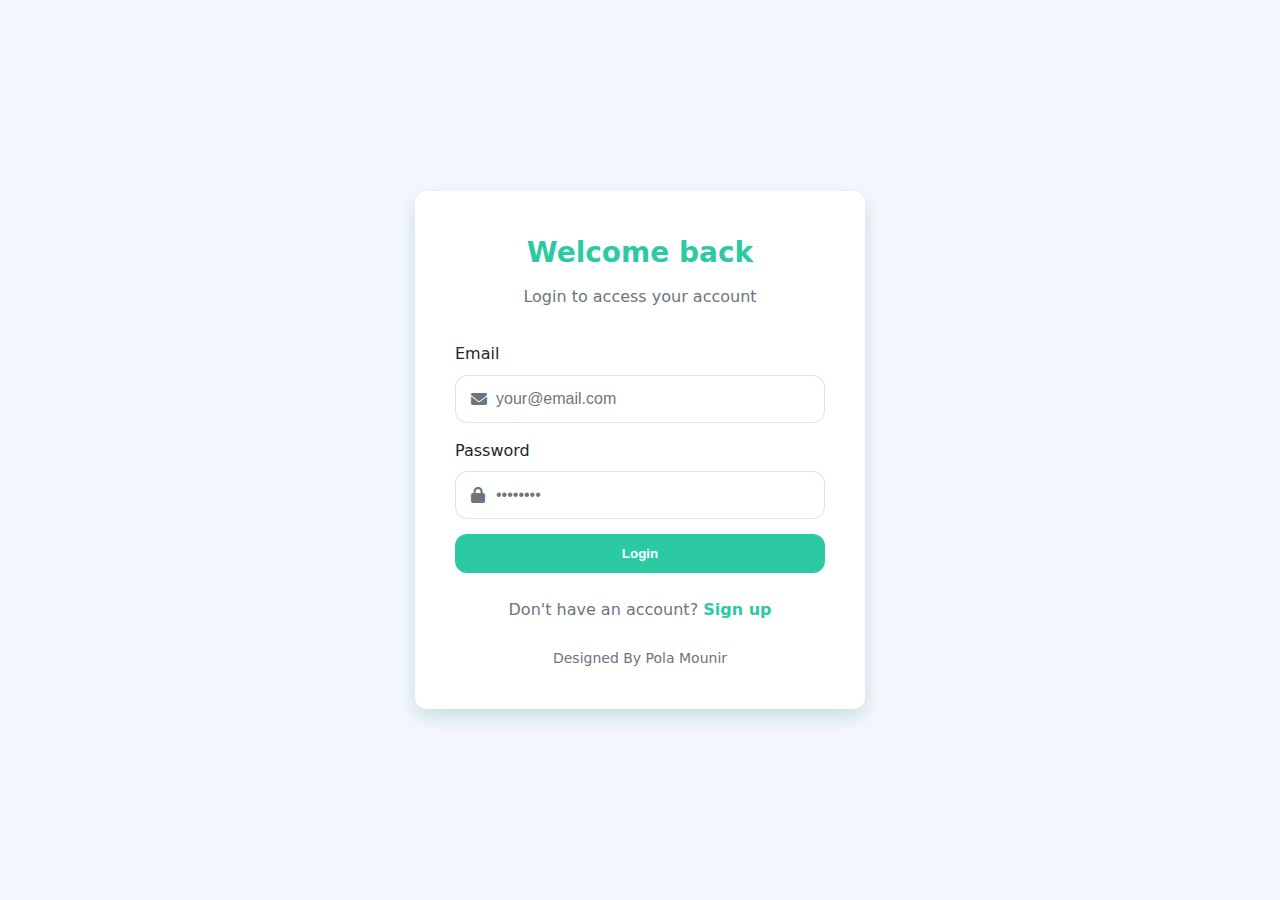
<file: index.html>
<!DOCTYPE html>
<html lang="en">
  <head>
    <meta charset="UTF-8" />
    <meta name="viewport" content="width=device-width, initial-scale=1.0" />
    <title>Login</title>
    <link rel="stylesheet" href="./styles.css" />
    <link
      rel="stylesheet"
      href="https://cdnjs.cloudflare.com/ajax/libs/font-awesome/6.0.0/css/all.min.css"
    />
  </head>

  <body>
    <div class="auth-container">
      <div class="auth-card card">
        <div class="auth-header">
          <h1>Welcome back</h1>
          <p>Login to access your account</p>
        </div>

        <form id="loginForm" class="auth-form">
          <div class="form-group">
            <label for="email">Email</label>
            <div class="input-icon">
              <div class="icon-box">
                <i class="fas fa-envelope"></i>
              </div>
              <input
                type="email"
                id="email"
                name="email"
                class="form-control"
                placeholder="your@email.com"
                required
              />
            </div>
            <div id="emailError" class="error-message"></div>
          </div>

          <div class="form-group">
            <label for="password">Password</label>
            <div class="input-icon">
              <div class="icon-box">
                <i class="fas fa-lock"></i>
              </div>
              <input
                type="password"
                id="password"
                name="password"
                class="form-control"
                placeholder="••••••••"
                required
              />
            </div>
            <div id="passwordError" class="error-message"></div>
          </div>

          <div id="formError" class="error-message" style="text-align: center; margin-bottom: 1rem;"></div>

          <button type="submit" class="btn">
            <span>Login</span>
          </button>
        </form>

        <div class="auth-switch">
          Don't have an account? <a href="register.html">Sign up</a>
        </div>

        <div class="auth-footer">
          <p>Designed By Pola Mounir</p>
        </div>
      </div>
    </div>

    <script>
      document.addEventListener("DOMContentLoaded", () => {

        const isLoggedin = JSON.parse(sessionStorage.getItem("CURRENT_USER"))
        console.log(isLoggedin)
        if(isLoggedin) {
          window.location.href = "profile.html";
          return
        }
        const loginForm = document.getElementById("loginForm");
        const emailInput = document.getElementById("email");
        const passwordInput = document.getElementById("password");
        const emailError = document.getElementById("emailError");
        const passwordError = document.getElementById("passwordError");
        const formError = document.getElementById("formError");

        [emailInput, passwordInput].forEach(input => {
          input.addEventListener("input", () => {
            input.classList.remove("input-error");
            if (input === emailInput) emailError.style.display = "none";
            if (input === passwordInput) passwordError.style.display = "none";
            formError.style.display = "none";
          });
        });

        loginForm.addEventListener("submit", (e) => {
          e.preventDefault();

          emailError.style.display = "none";
          passwordError.style.display = "none";
          formError.style.display = "none";
          emailInput.classList.remove("input-error");
          passwordInput.classList.remove("input-error");

          const email = emailInput.value.trim();
          const password = passwordInput.value;
          const users = JSON.parse(localStorage.getItem("USERS")) || []
           
          if (!email) {
            emailError.textContent = "Please enter your email";
            emailError.style.display = "block";
            emailInput.classList.add("input-error");
            return;
          }

          if (!password) {
            passwordError.textContent = "Please enter your password";
            passwordError.style.display = "block";
            passwordInput.classList.add("input-error");
            return;
          }

          const user = users.find(u => u.email === email && u.password === password);

          if (user) {
            sessionStorage.setItem("CURRENT_USER", JSON.stringify(user))
            window.location.href = "profile.html";
          } else {
            formError.textContent = "Invalid email or password";
            formError.style.display = "block";
            emailInput.classList.add("input-error");
            passwordInput.classList.add("input-error");
          }
        });
      });
    </script>
  </body>
</html>
</file>
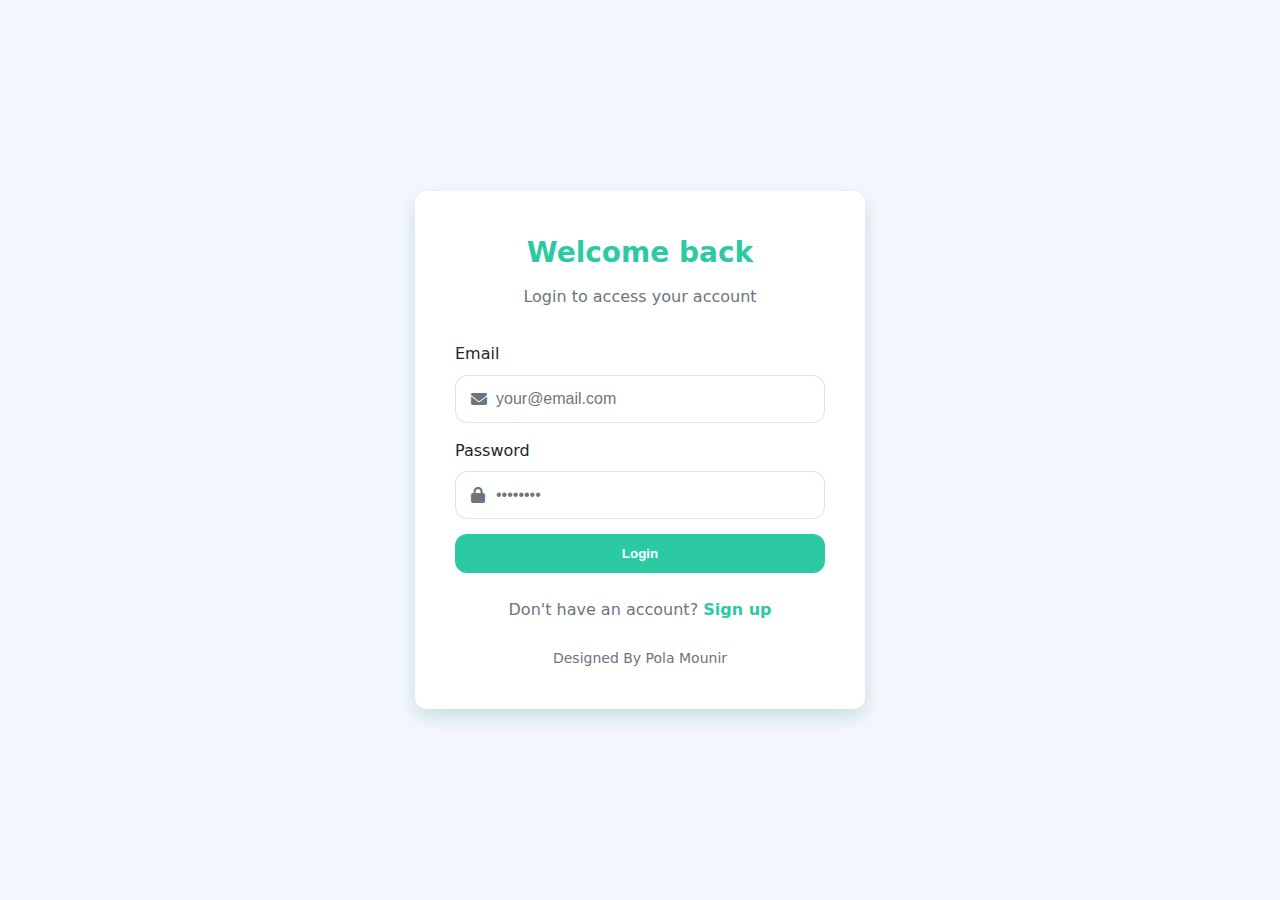
<file: profile.html>
<!DOCTYPE html>
<html lang="en">
  <head>
    <meta charset="UTF-8" />
    <meta name="viewport" content="width=device-width, initial-scale=1.0" />
    <title>Profile</title>
    <link rel="stylesheet" href="./styles.css" />

    <link
      rel="stylesheet"
      href="https://cdnjs.cloudflare.com/ajax/libs/font-awesome/6.0.0/css/all.min.css"
    />
  </head>

  <body>
    <div class="profile-container">
      <div class="profile-card card">
        <div class="profile-avatar" id="avatar"></div>

        <div class="profile-info">
          <h1 id="profileName">Loading...</h1>
          <p id="profileEmail">user@example.com</p>
        </div>

        <div class="profile-actions">
          <button id="logoutBtn" class="btn">
            <i class="fas fa-sign-out-alt"></i> Logout
          </button>
        </div>
        <div class="auth-footer">
          <p>Designed By Pola Mounir</p>
        </div>
      </div>
    </div>

    <script>
      document.addEventListener("DOMContentLoaded", () => {

        const isLoggedin = JSON.parse(sessionStorage.getItem("CURRENT_USER"))
        console.log(isLoggedin)
        if(!isLoggedin) {
          window.location.href = "index.html";
          return
        }
        const user = JSON.parse(sessionStorage.getItem("CURRENT_USER"));
        if (!user) {
          window.location.href = "index.html";
          return;
        }

        document.getElementById("profileName").textContent = user.name;
        document.getElementById("profileEmail").textContent = user.email;
        const logoutBtn = document.getElementById("logoutBtn");

        const initials = user.name
          .split(" ")
          .map((n) => n[0])
          .join("")
          .toUpperCase();
        document.getElementById("avatar").textContent = initials;

        function logout() {
          sessionStorage.removeItem("CURRENT_USER");
          window.location.href = "index.html";
        }

        logoutBtn.addEventListener("click", logout);
      });
    </script>
  </body>
</html>
</file>
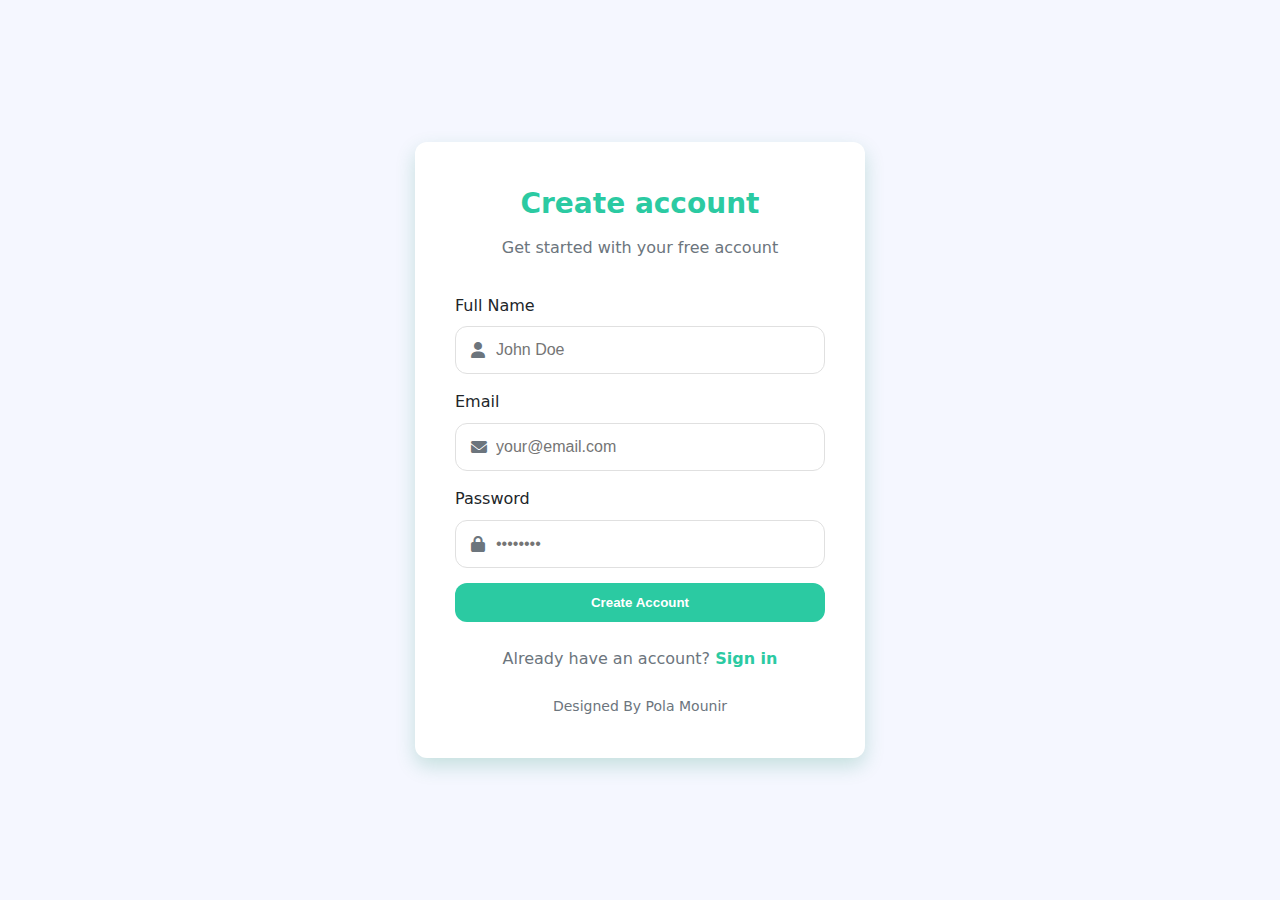
<file: register.html>
<!DOCTYPE html>
<html lang="en">
  <head>
    <meta charset="UTF-8" />
    <meta name="viewport" content="width=device-width, initial-scale=1.0" />
    <title>Register</title>
    <link rel="stylesheet" href="./styles.css" />

    <link
      rel="stylesheet"
      href="https://cdnjs.cloudflare.com/ajax/libs/font-awesome/6.0.0/css/all.min.css"
    />

  </head>

  <body>
    <div class="auth-container">
      <div class="auth-card card">
        <div class="auth-header">
          <h1>Create account</h1>
          <p>Get started with your free account</p>
        </div>

        <form id="registerForm" class="auth-form">
          <div class="form-group">
            <label for="name">Full Name</label>
            <div class="form-group input-icon">
              <div class="icon-box">
                <i class="fas fa-user"></i>
              </div>
              <input
                type="text"
                id="name"
                name="name"
                class="form-control"
                placeholder="John Doe"
                required
              />
            </div>
            <div id="nameError" class="error-message"></div>
          </div>

          <div class="form-group">
            <label for="email">Email</label>
            <div class="form-group input-icon">
              <div class="icon-box">
                <i class="fas fa-envelope"></i>
              </div>
              <input
                type="email"
                id="email"
                name="email"
                class="form-control"
                placeholder="your@email.com"
                required
              />
            </div>
            <div id="emailError" class="error-message"></div>
          </div>

          <div class="form-group">
            <label for="password">Password</label>
            <div class="form-group input-icon">
              <div class="icon-box">
                <i class="fas fa-lock"></i>
              </div>
              <input
                type="password"
                id="password"
                name="password"
                class="form-control"
                placeholder="••••••••"
                required
              />
            </div>
            <div id="passwordError" class="error-message"></div>
          </div>

          <button type="submit" class="btn">
            <span>Create Account</span>
          </button>
        </form>

        <div class="auth-switch">
          Already have an account? <a href="index.html">Sign in</a>
        </div>

        <div class="auth-footer">
          <p>Designed By Pola Mounir</p>
        </div>
      </div>
    </div>

    <script>
      document.addEventListener("DOMContentLoaded", () => {

        const isLoggedin = JSON.parse(sessionStorage.getItem("CURRENT_USER"))
        console.log(isLoggedin)
        if(isLoggedin) {
          window.location.href = "profile.html";
          return
        }

        const registerForm = document.getElementById("registerForm");

        document.querySelectorAll(".form-control").forEach((input) => {
          input.addEventListener("input", () => {
            input.classList.remove("input-error");
            document.getElementById(`${input.id}Error`).textContent = "";
          });
        });

        registerForm.addEventListener("submit", (e) => {
          e.preventDefault();
          const name = document.getElementById("name").value.trim();
          const email = document.getElementById("email").value.trim().toLowerCase();
          const password = document.getElementById("password").value;

          document.querySelectorAll(".error-message").forEach((el) => {
            el.textContent = "";
          });
          document.querySelectorAll(".form-control").forEach((input) => {
            input.classList.remove("input-error");
          });

          const validateData = ({ name, email, password }) => {
            if (!name || !email || !password) {
              return { isValid: false, error: "All fields are required.", location: "all" };
            }

            const emailRegex = /^[^\s@]+@[^\s@]+\.[^\s@]+$/;
            if (!emailRegex.test(email)) {
              return { isValid: false, error: "Invalid email format.", location: "email" };
            }

            const passwordRegex = /^(?=.*[A-Za-z])(?=.*\d)[A-Za-z\d@$!%*?&]{6,}$/;
            if (!passwordRegex.test(password)) {
              return { isValid: false, error: "Password must be at least 6 characters with 1 letter and 1 number.", location: "password" };
            }

            return { isValid: true };
          };

          const validation = validateData({ name, email, password });
          if (!validation.isValid) {
      
            const errorField = document.getElementById(`${validation.location}Error`);
            const inputField = document.getElementById(validation.location);
            errorField.textContent = validation.error;
            inputField.classList.add("input-error");
            return;
          }


          const storedUsers = JSON.parse(localStorage.getItem("USERS")) || [];
          const userExists = storedUsers.some((user) => user.email === email);
          if (userExists) {
            document.getElementById("emailError").textContent = "An account with this email already exists.";
            document.getElementById("email").classList.add("input-error");
            return;
          }

    
          storedUsers.push({ name, email, password });
          localStorage.setItem("USERS", JSON.stringify(storedUsers));
          console.log("Account created successfully!");
          window.location.href = "index.html";
        });
      });
    </script>
  </body>
</html>
</file>
<file: styles.css>
:root {
  --primary: #2bcaa2;
  --primary-dark: #0db48b;
  --dark: #212529;
  --gray: #6c757d;
  --border-radius: 12px;
  --box-shadow: 0 8px 20px rgba(2, 128, 90, 0.2);
}

* {
  margin: 0;
  padding: 0;
  box-sizing: border-box;
  transition: all 0.3s ease;
}

body {
  font-family: "Segoe UI", system-ui, -apple-system, sans-serif;
  line-height: 1.6;
  color: var(--dark);
  background-color: #f5f7ff;
}

.container {
  width: 100%;
  max-width: 1200px;
  margin: 0 auto;
  padding: 0 20px;
}

.btn {
  display: flex;
  align-items: center;
  justify-content: center;
  padding: 12px 24px;
  border-radius: var(--border-radius);
  font-weight: 600;
  text-decoration: none;
  cursor: pointer;
  border: none;
  background-color: var(--primary);
  color: white;
  width: 100%;
}

.btn:hover {
  background-color: var(--primary-dark);
}

.btn-secondary {
  background-color: transparent;
  color: var(--primary);
  border: 1px solid var(--primary);
}

.btn-secondary:hover {
  background-color: rgba(67, 97, 238, 0.1);
}

.spinner {
  width: 20px;
  height: 20px;
  border: 3px solid rgba(255, 255, 255, 0.3);
  border-radius: 50%;
  border-top-color: white;
  animation: spin 1s ease-in-out infinite;
}

@keyframes spin {
  to {
    transform: rotate(360deg);
  }
}

.card {
  background: white;
  border-radius: var(--border-radius);
  box-shadow: var(--box-shadow);
  padding: 40px;
}

.card:hover {
  /* transform: translateY(-5px); */
  box-shadow: 0 12px 24px rgba(0, 0, 0, 0.15);
}

.form-group {
  margin-bottom: 30px;
}

.form-group label {
  display: block;
  margin-bottom: 8px;
  font-weight: 500;
  color: var(--dark);
}

.form-control {
  width: 100%;
  padding: 14px 16px;
  border: 1px solid #e0e0e0;
  border-radius: var(--border-radius);
  font-size: 16px;
}

.form-control:focus {
  outline: none;
  border-color: var(--primary);
  box-shadow: 0 0 0 3px rgba(67, 97, 238, 0.2);
}

.auth-switch {
  text-align: center;
  margin-top: 24px;
  color: var(--gray);
}

.auth-switch a {
  color: var(--primary);
  text-decoration: none;
  font-weight: 600;
}

.auth-switch a:hover {
  text-decoration: underline;
}
/* -------------------------------------------- */

.auth-container {
  display: flex;
  min-height: 100vh;
  align-items: center;
  justify-content: center;
  padding: 40px 0;
}

.auth-card {
  width: 100%;
  max-width: 450px;
  margin: 0 auto;
}

.auth-header {
  text-align: center;
  margin-bottom: 32px;
}

.auth-header h1 {
  font-size: 28px;
  margin-bottom: 8px;
  color: var(--primary);
}

.auth-header p {
  color: var(--gray);
}

.auth-footer {
  margin-top: 24px;
  text-align: center;
  font-size: 14px;
  color: var(--gray);
}

.input-icon {
  position: relative;
}

.input-icon .form-control {
  padding-left: 40px;
}

.input-icon .icon-box {
  position: absolute;
  left: 16px;
  top: 0%;
  color: var(--gray);
  height: 100%;
  display: flex;
  align-items: center;
}

.error-message {
  color: red;
  font-size: 0.755rem;
  margin-top: -15px;
}
.input-error {
  border: 1px solid red !important;
}
/* ----------------------------------------------------- */
.profile-container {
  display: flex;
  min-height: 100vh;
  align-items: center;
  justify-content: center;
  padding: 40px 0;
}

.profile-card {
  width: 100%;
  max-width: 500px;
  text-align: center;
}

.profile-avatar {
  width: 120px;
  height: 120px;
  border-radius: 50%;
  background-color: var(--primary);
  color: white;
  display: flex;
  align-items: center;
  justify-content: center;
  font-size: 48px;
  font-weight: bold;
  margin: 0 auto 24px;
  user-select: none;
}

.profile-info {
  margin-bottom: 32px;
}

.profile-info h1 {
  font-size: 28px;
  margin-bottom: 8px;
}

.profile-info p {
  color: var(--gray);
  margin-bottom: 4px;
}

.profile-meta {
  display: flex;
  justify-content: center;
  gap: 16px;
  margin-top: 16px;
  color: var(--gray);
  font-size: 14px;
}

.profile-actions {
  display: flex;
  gap: 16px;
  margin-top: 32px;
}

.profile-actions .btn {
  width: auto;
  padding: 12px 24px;
}

@media (max-width: 576px) {
  .profile-actions {
    flex-direction: column;
  }

  .profile-actions .btn {
    width: 100%;
  }
}
</file>
